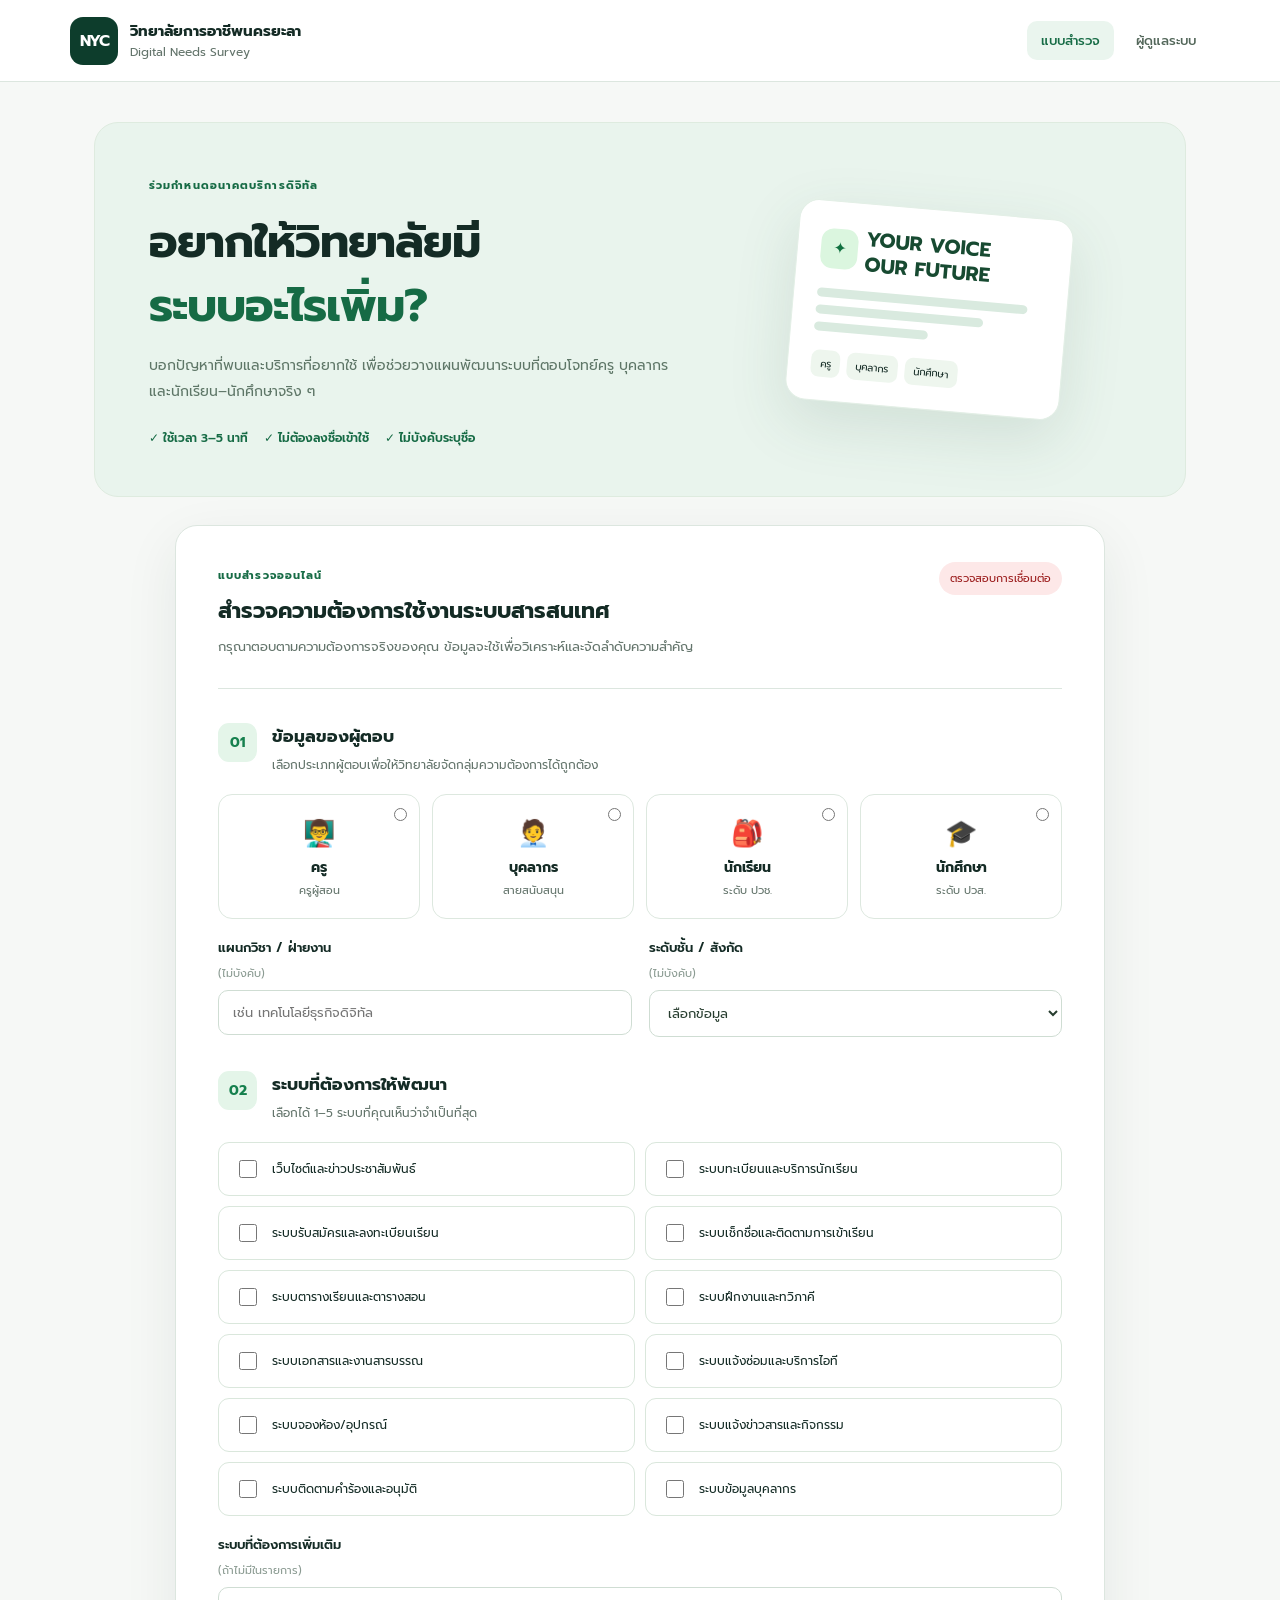
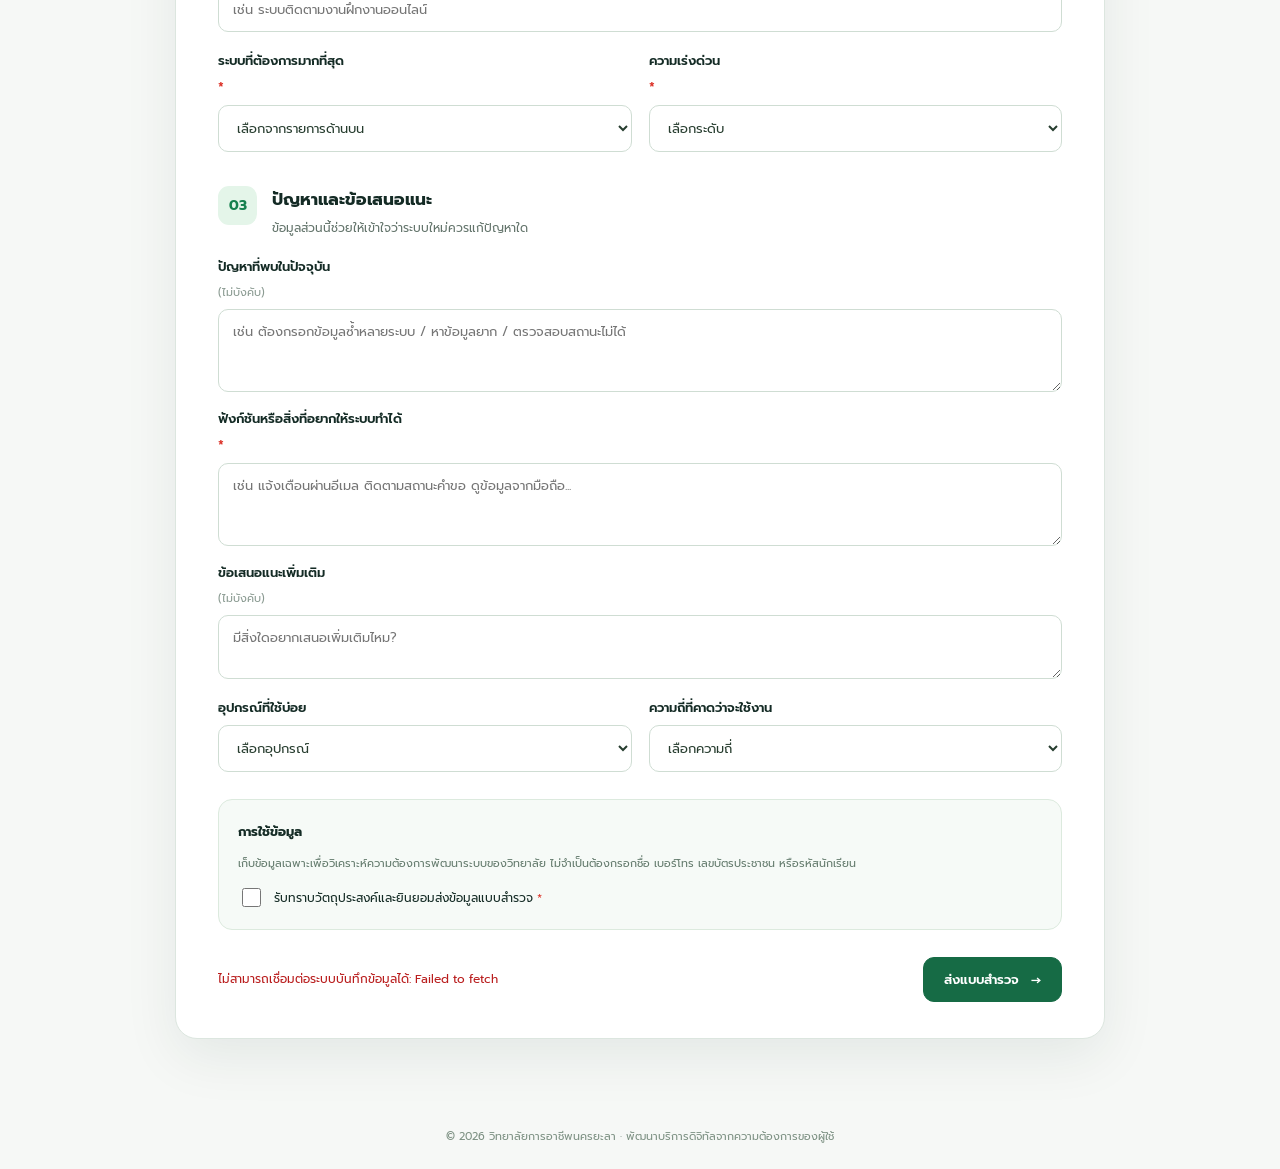
<file: docs/index.html>
<!doctype html><html lang="th"><head><meta charset="utf-8"><meta name="viewport" content="width=device-width,initial-scale=1"><meta name="color-scheme" content="light"><meta name="theme-color" content="#14532d"><title>แบบสำรวจความต้องการระบบสารสนเทศ | NYC</title><meta name="description" content="สำรวจความต้องการพัฒนาระบบสารสนเทศ สำหรับครู บุคลากร นักเรียน นักศึกษา วิทยาลัยการอาชีพนครยะลา"><link rel="stylesheet" href="style.css"><script defer src="config.js"></script><script defer src="app.js"></script></head><body><header class="mast"><a class="brand" href="index.html"><span class="brandmark">NYC</span><span><strong>วิทยาลัยการอาชีพนครยะลา</strong><small>Digital Needs Survey</small></span></a><nav aria-label="เมนูหลัก"><a class="active" href="index.html">แบบสำรวจ</a><a href="admin.html">ผู้ดูแลระบบ</a></nav></header><main class="shell"><section class="hero"><div class="hero-copy"><span class="eyebrow">ร่วมกำหนดอนาคตบริการดิจิทัล</span><h1>อยากให้วิทยาลัยมี<br><em>ระบบอะไรเพิ่ม?</em></h1><p>บอกปัญหาที่พบและบริการที่อยากใช้ เพื่อช่วยวางแผนพัฒนาระบบที่ตอบโจทย์ครู บุคลากร และนักเรียน–นักศึกษาจริง ๆ</p><div class="hero-points"><span>✓ ใช้เวลา 3–5 นาที</span><span>✓ ไม่ต้องลงชื่อเข้าใช้</span><span>✓ ไม่บังคับระบุชื่อ</span></div></div><div class="hero-art" aria-hidden="true"><div class="panel-art"><span class="art-icon">✦</span><strong>YOUR VOICE<br>OUR FUTURE</strong><span class="mini-line"></span><span class="mini-line medium"></span><span class="mini-line short"></span><div class="art-pills"><span>ครู</span><span>บุคลากร</span><span>นักศึกษา</span></div></div></div></section><section class="form-shell"><div class="form-heading"><div><span class="eyebrow">แบบสำรวจออนไลน์</span><h2 id="survey-title">สำรวจความต้องการใช้งานระบบสารสนเทศ</h2><p id="survey-desc">กรุณาตอบตามความต้องการจริงของคุณ ข้อมูลจะใช้เพื่อวิเคราะห์และจัดลำดับความสำคัญ</p></div><span class="status" id="open-indicator">กำลังเชื่อมต่อ...</span></div><div id="closed-note" class="notice" hidden>ขณะนี้ปิดรับคำตอบแบบสำรวจแล้ว ขอบคุณที่ให้ความสนใจ</div><form id="survey" novalidate><div class="section-title"><span>01</span><div><h3>ข้อมูลของผู้ตอบ</h3><p>เลือกประเภทผู้ตอบเพื่อให้วิทยาลัยจัดกลุ่มความต้องการได้ถูกต้อง</p></div></div><fieldset class="role-grid"><legend class="sr-only">ประเภทผู้ตอบ</legend><label class="role-card"><input type="radio" name="role" value="ครู" required><span class="emoji">👨‍🏫</span><strong>ครู</strong><small>ครูผู้สอน</small></label><label class="role-card"><input type="radio" name="role" value="บุคลากร"><span class="emoji">🧑‍💼</span><strong>บุคลากร</strong><small>สายสนับสนุน</small></label><label class="role-card"><input type="radio" name="role" value="นักเรียน"><span class="emoji">🎒</span><strong>นักเรียน</strong><small>ระดับ ปวช.</small></label><label class="role-card"><input type="radio" name="role" value="นักศึกษา"><span class="emoji">🎓</span><strong>นักศึกษา</strong><small>ระดับ ปวส.</small></label></fieldset><div class="fields two"><label class="field">แผนกวิชา / ฝ่ายงาน <span class="optional">(ไม่บังคับ)</span><input type="text" name="department" maxlength="100" placeholder="เช่น เทคโนโลยีธุรกิจดิจิทัล"></label><label class="field">ระดับชั้น / สังกัด <span class="optional">(ไม่บังคับ)</span><select name="level"><option value="">เลือกข้อมูล</option><option>ปวช.1</option><option>ปวช.2</option><option>ปวช.3</option><option>ปวส.1</option><option>ปวส.2</option><option>ครูผู้สอน</option><option>บุคลากรสายสนับสนุน</option><option>อื่น ๆ</option></select></label></div><div class="section-title"><span>02</span><div><h3>ระบบที่ต้องการให้พัฒนา</h3><p>เลือกได้ 1–5 ระบบที่คุณเห็นว่าจำเป็นที่สุด</p></div></div><div class="check-grid" id="systems"></div><div class="fields"><label class="field">ระบบที่ต้องการเพิ่มเติม <span class="optional">(ถ้าไม่มีในรายการ)</span><input type="text" name="other_system" maxlength="120" placeholder="เช่น ระบบติดตามงานฝึกงานออนไลน์"></label></div><div class="fields two"><label class="field">ระบบที่ต้องการมากที่สุด <span class="required">*</span><select name="top_system" required><option value="">เลือกจากรายการด้านบน</option></select></label><label class="field">ความเร่งด่วน <span class="required">*</span><select name="priority" required><option value="">เลือกระดับ</option><option value="เร่งด่วนมาก">เร่งด่วนมาก</option><option value="ปานกลาง">ปานกลาง</option><option value="ยังไม่เร่งด่วน">ยังไม่เร่งด่วน</option></select></label></div><div class="section-title"><span>03</span><div><h3>ปัญหาและข้อเสนอแนะ</h3><p>ข้อมูลส่วนนี้ช่วยให้เข้าใจว่าระบบใหม่ควรแก้ปัญหาใด</p></div></div><div class="fields"><label class="field">ปัญหาที่พบในปัจจุบัน <span class="optional">(ไม่บังคับ)</span><textarea name="problem" maxlength="1200" rows="3" placeholder="เช่น ต้องกรอกข้อมูลซ้ำหลายระบบ / หาข้อมูลยาก / ตรวจสอบสถานะไม่ได้"></textarea></label><label class="field">ฟังก์ชันหรือสิ่งที่อยากให้ระบบทำได้ <span class="required">*</span><textarea name="features" maxlength="1200" rows="3" required placeholder="เช่น แจ้งเตือนผ่านอีเมล ติดตามสถานะคำขอ ดูข้อมูลจากมือถือ..."></textarea></label><label class="field">ข้อเสนอแนะเพิ่มเติม <span class="optional">(ไม่บังคับ)</span><textarea name="suggestions" maxlength="1200" rows="2" placeholder="มีสิ่งใดอยากเสนอเพิ่มเติมไหม?"></textarea></label></div><div class="fields two"><label class="field">อุปกรณ์ที่ใช้บ่อย<select name="device"><option value="">เลือกอุปกรณ์</option><option>สมาร์ตโฟน</option><option>คอมพิวเตอร์</option><option>แท็บเล็ต</option><option>ใช้หลายอุปกรณ์</option></select></label><label class="field">ความถี่ที่คาดว่าจะใช้งาน<select name="frequency"><option value="">เลือกความถี่</option><option>ทุกวัน</option><option>หลายครั้งต่อสัปดาห์</option><option>สัปดาห์ละครั้ง</option><option>นาน ๆ ครั้ง</option></select></label></div><div class="privacy"><strong>การใช้ข้อมูล</strong><p>เก็บข้อมูลเฉพาะเพื่อวิเคราะห์ความต้องการพัฒนาระบบของวิทยาลัย ไม่จำเป็นต้องกรอกชื่อ เบอร์โทร เลขบัตรประชาชน หรือรหัสนักเรียน</p><label class="consent"><input type="checkbox" name="consent" required><span>รับทราบวัตถุประสงค์และยินยอมส่งข้อมูลแบบสำรวจ <span class="required">*</span></span></label></div><div class="honey" aria-hidden="true"><label>Leave this blank<input name="website" tabindex="-1" autocomplete="off"></label></div><div class="submit-row"><div id="message" role="status" aria-live="polite"></div><button id="submit" class="btn primary" type="submit">ส่งแบบสำรวจ <span>→</span></button></div></form><div id="success-screen" class="success-screen" hidden><div class="success-emoji">✓</div><h2>ขอบคุณสำหรับความคิดเห็น!</h2><p>บันทึกคำตอบของคุณเรียบร้อยแล้ว ข้อมูลนี้จะช่วยวิทยาลัยวางแผนพัฒนาระบบสารสนเทศ</p><button type="button" class="btn ghost" id="new-response">กรอกคำตอบใหม่</button></div></section></main><footer>© <span id="year"></span> วิทยาลัยการอาชีพนครยะลา · พัฒนาบริการดิจิทัลจากความต้องการของผู้ใช้</footer></body></html>
</file>
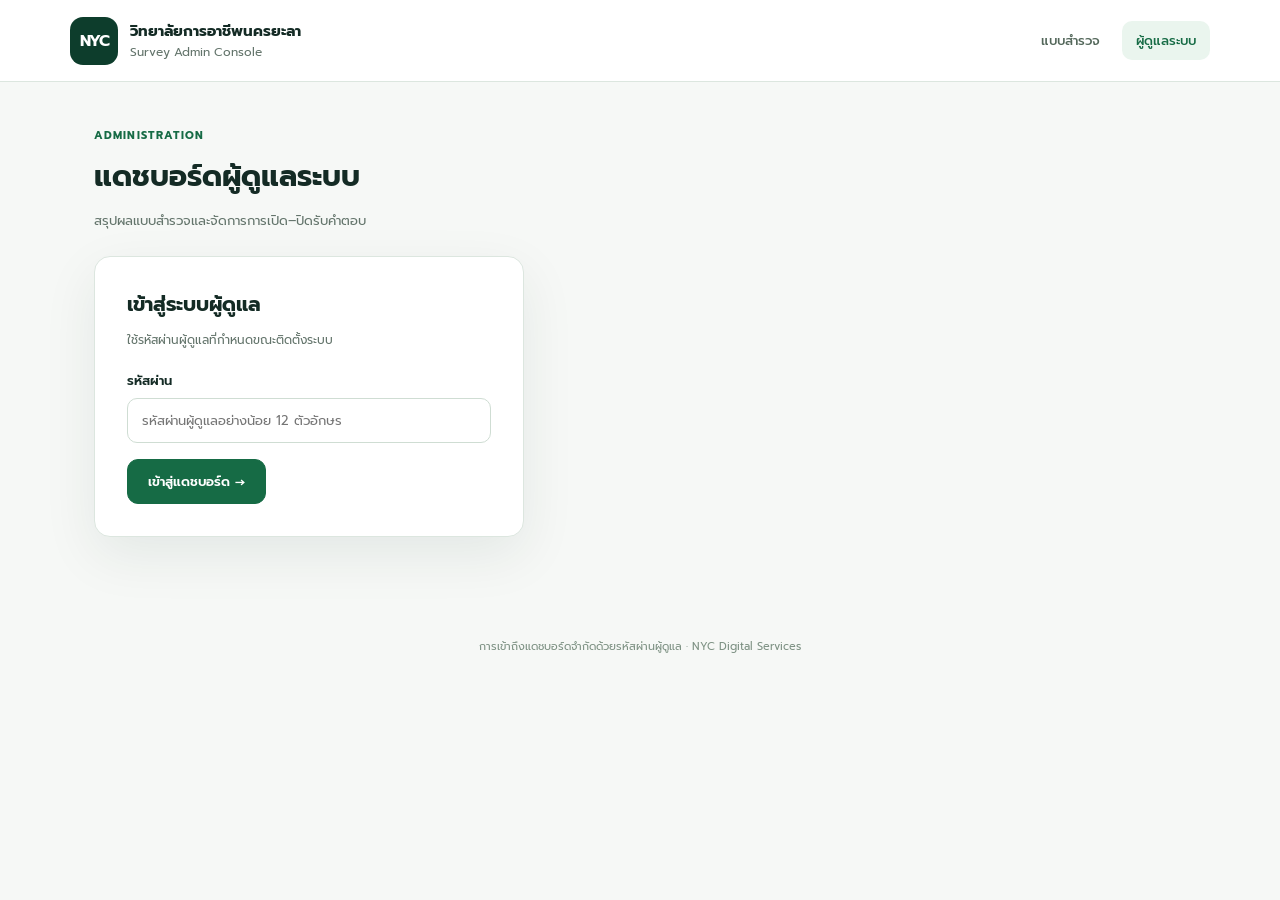
<file: docs/admin.html>
<!doctype html><html lang="th"><head><meta charset="utf-8"><meta name="viewport" content="width=device-width,initial-scale=1"><meta name="theme-color" content="#14532d"><title>แดชบอร์ดผู้ดูแล | NYC Needs Survey</title><link rel="stylesheet" href="style.css"><script defer src="config.js"></script><script defer src="admin.js"></script></head><body><header class="mast"><a class="brand" href="index.html"><span class="brandmark">NYC</span><span><strong>วิทยาลัยการอาชีพนครยะลา</strong><small>Survey Admin Console</small></span></a><nav><a href="index.html">แบบสำรวจ</a><a class="active" href="admin.html">ผู้ดูแลระบบ</a></nav></header><main class="shell admin-shell"><section class="intro"><span class="eyebrow">Administration</span><h1>แดชบอร์ดผู้ดูแลระบบ</h1><p>สรุปผลแบบสำรวจและจัดการการเปิด–ปิดรับคำตอบ</p></section><section id="login" class="admin-login"><h2>เข้าสู่ระบบผู้ดูแล</h2><p>ใช้รหัสผ่านผู้ดูแลที่กำหนดขณะติดตั้งระบบ</p><label class="field">รหัสผ่าน<input id="admin-password" type="password" autocomplete="current-password" placeholder="รหัสผ่านผู้ดูแลอย่างน้อย 12 ตัวอักษร"></label><button class="btn primary" id="login-btn">เข้าสู่แดชบอร์ด →</button><div id="login-status" role="status" aria-live="polite"></div></section><section id="dashboard" hidden><div class="dashboard-top"><h2>ภาพรวมผลสำรวจ</h2><div class="toolbar"><button id="refresh" class="btn ghost">↻ รีเฟรช</button><button id="csv" class="btn ghost">↓ ส่งออก CSV</button><button id="logout" class="btn ghost">ออกจากระบบ</button></div></div><div class="kpis" id="kpis"></div><div class="dash-grid"><section class="dash-card"><h3>ระบบที่มีผู้เลือกมากที่สุด</h3><div id="rank" class="rank-list"></div></section><section class="dash-card"><h3>สัดส่วนประเภทผู้ตอบ</h3><div id="roles-breakdown" class="role-breakdown"></div></section></div><section class="dash-card settings-card"><div><h3>ตั้งค่าแบบสำรวจ</h3><p class="help">กำหนดชื่อ คำอธิบาย และสถานะการเปิดรับคำตอบ</p></div><div class="fields"><label class="toggle"><input id="is-open" type="checkbox"><span>เปิดรับแบบสำรวจ</span></label><label class="field">ชื่อแบบสำรวจ<input id="setting-title" maxlength="120"></label><label class="field">คำอธิบาย<textarea id="setting-description" maxlength="400" rows="2"></textarea></label><label class="field">รายการระบบที่ต้องการสำรวจ (หนึ่งรายการต่อหนึ่งบรรทัด)<textarea id="setting-systems" rows="8" maxlength="4500" placeholder="ระบุชื่อระบบ บรรทัดละหนึ่งรายการ"></textarea></label></div><button class="btn primary" id="save-settings">บันทึกการตั้งค่า</button><span id="settings-message" role="status"></span></section><section class="dash-card"><div class="dashboard-top"><h3>ข้อมูลคำตอบล่าสุด</h3><label class="search-label">ค้นหา <input id="search" type="search" placeholder="ค้นหาในคำตอบ..."></label></div><div class="table-scroll"><table id="results"><thead></thead><tbody></tbody></table></div><p class="help">แดชบอร์ดแสดงคำตอบล่าสุดไม่เกิน 500 รายการ สามารถส่งออกข้อมูลทั้งหมดผ่าน Google Sheets ของเจ้าของระบบ</p></section><section class="dash-card"><h3>จัดเตรียมไฟล์นำเข้าผู้ใช้ A–W</h3><p>สำหรับไฟล์ข้อมูลผู้ใช้ 23 คอลัมน์ตามตัวอย่าง Excel ที่ให้มา ใช้เครื่องมือแยกต่างหาก ข้อมูลส่วนบุคคลจะประมวลผลภายในเบราว์เซอร์ ไม่ถูกส่งไปยังแบบสำรวจ</p><a class="btn ghost inline-btn" href="user-import.html">เปิดเครื่องมือจัดเตรียมข้อมูล A–W →</a></section></section><p id="dash-status" role="status" aria-live="polite"></p></main><footer>การเข้าถึงแดชบอร์ดจำกัดด้วยรหัสผ่านผู้ดูแล · NYC Digital Services</footer></body></html>
</file>
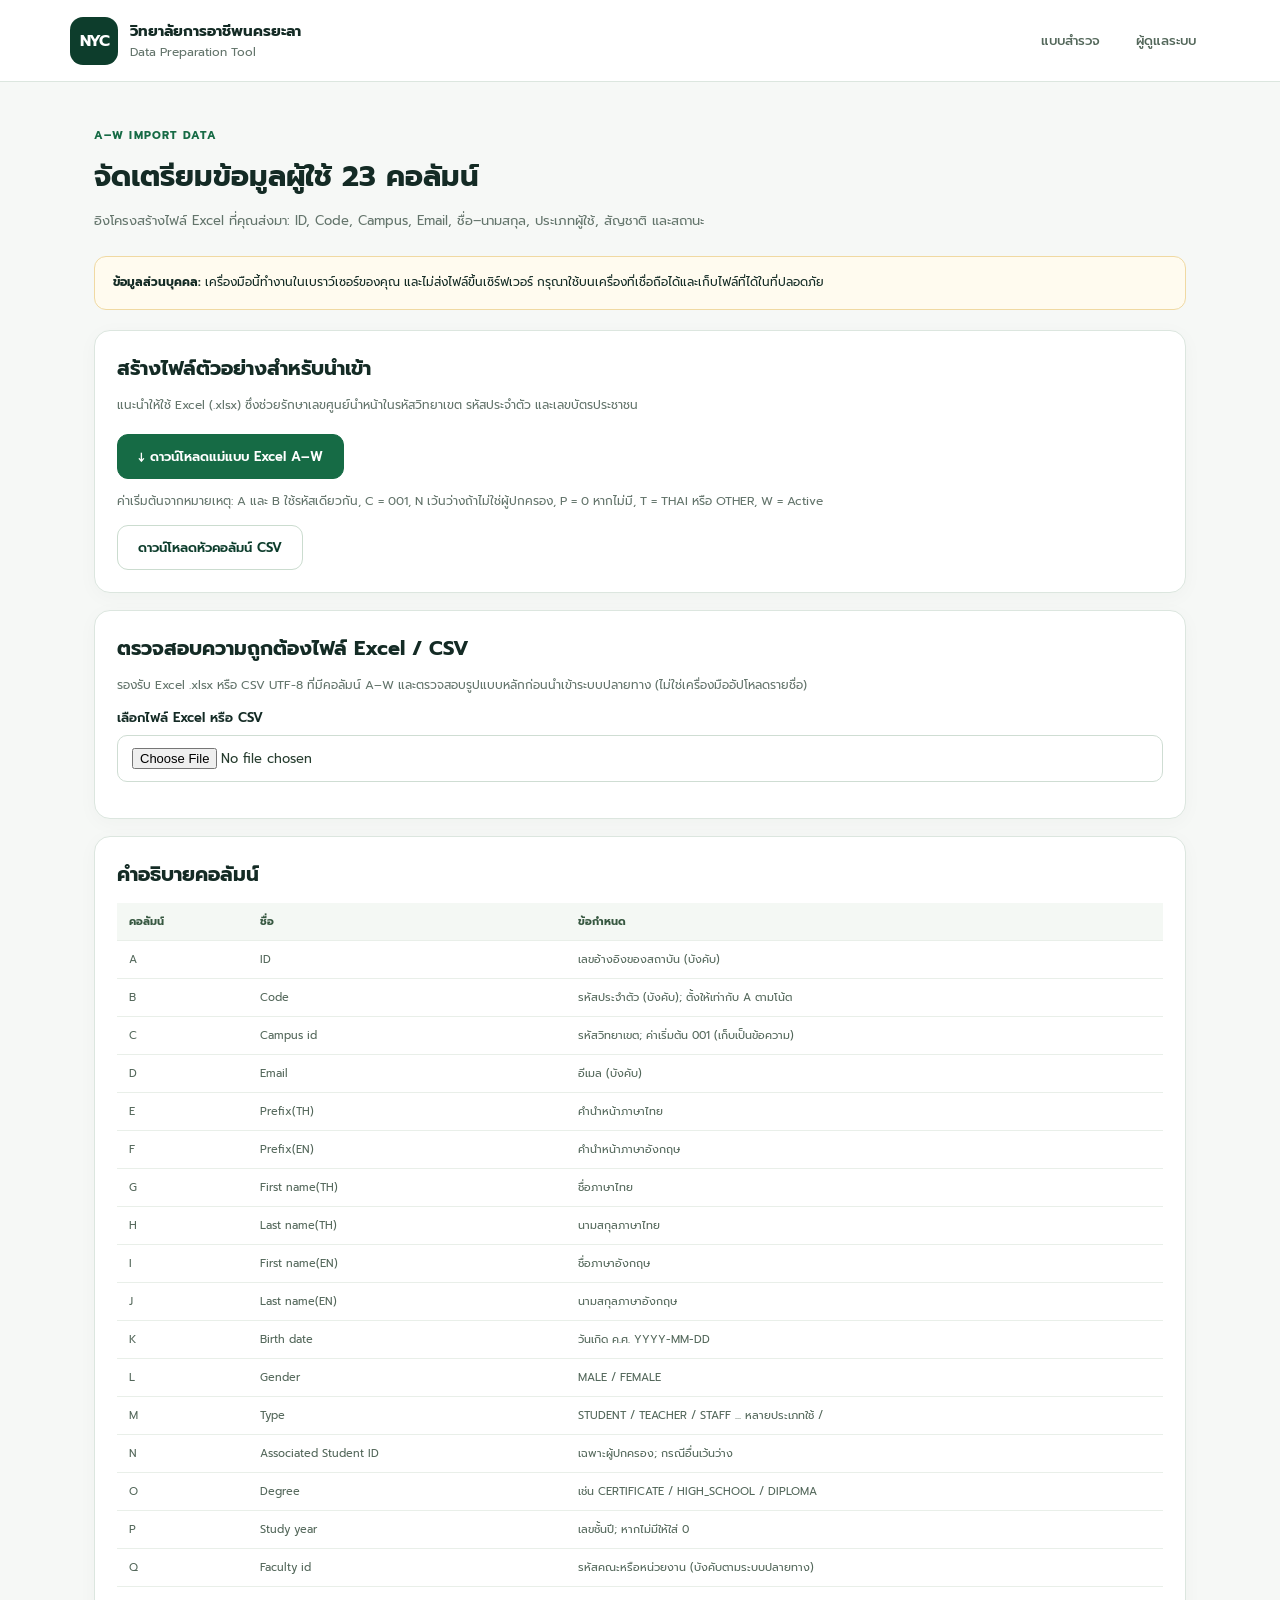
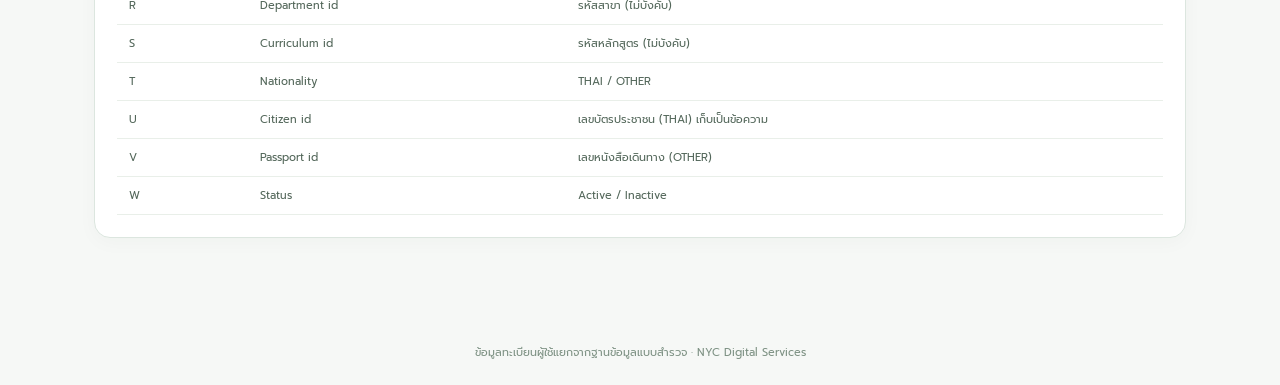
<file: docs/user-import.html>
<!doctype html><html lang="th"><head><meta charset="utf-8"><meta name="viewport" content="width=device-width,initial-scale=1"><title>เครื่องมือจัดเตรียมข้อมูล A–W | NYC</title><link rel="stylesheet" href="style.css"><script defer src="import.js"></script></head><body><header class="mast"><a class="brand" href="index.html"><span class="brandmark">NYC</span><span><strong>วิทยาลัยการอาชีพนครยะลา</strong><small>Data Preparation Tool</small></span></a><nav><a href="index.html">แบบสำรวจ</a><a href="admin.html">ผู้ดูแลระบบ</a></nav></header><main class="shell admin-shell"><section class="intro"><span class="eyebrow">A–W Import Data</span><h1>จัดเตรียมข้อมูลผู้ใช้ 23 คอลัมน์</h1><p>อิงโครงสร้างไฟล์ Excel ที่คุณส่งมา: ID, Code, Campus, Email, ชื่อ–นามสกุล, ประเภทผู้ใช้, สัญชาติ และสถานะ</p></section><div class="notice warn"><strong>ข้อมูลส่วนบุคคล:</strong> เครื่องมือนี้ทำงานในเบราว์เซอร์ของคุณ และไม่ส่งไฟล์ขึ้นเซิร์ฟเวอร์ กรุณาใช้บนเครื่องที่เชื่อถือได้และเก็บไฟล์ที่ได้ในที่ปลอดภัย</div><section class="dash-card"><h2>สร้างไฟล์ตัวอย่างสำหรับนำเข้า</h2><p class="help">แนะนำให้ใช้ Excel (.xlsx) ซึ่งช่วยรักษาเลขศูนย์นำหน้าในรหัสวิทยาเขต รหัสประจำตัว และเลขบัตรประชาชน</p><a class="btn primary inline-btn" href="user_import_template.xlsx" download>↓ ดาวน์โหลดแม่แบบ Excel A–W</a><p class="help">ค่าเริ่มต้นจากหมายเหตุ: A และ B ใช้รหัสเดียวกัน, C = 001, N เว้นว่างถ้าไม่ใช่ผู้ปกครอง, P = 0 หากไม่มี, T = THAI หรือ OTHER, W = Active</p><button class="btn ghost" id="template-btn">ดาวน์โหลดหัวคอลัมน์ CSV</button></section><section class="dash-card"><h2>ตรวจสอบความถูกต้องไฟล์ Excel / CSV</h2><p>รองรับ Excel .xlsx หรือ CSV UTF-8 ที่มีคอลัมน์ A–W และตรวจสอบรูปแบบหลักก่อนนำเข้าระบบปลายทาง (ไม่ใช่เครื่องมืออัปโหลดรายชื่อ)</p><label class="field">เลือกไฟล์ Excel หรือ CSV<input id="csv-file" type="file" accept=".xlsx,.csv,text/csv,application/vnd.openxmlformats-officedocument.spreadsheetml.sheet"></label><div id="import-status" role="status"></div><div class="table-scroll"><table id="validation"><thead></thead><tbody></tbody></table></div></section><section class="dash-card"><h2>คำอธิบายคอลัมน์</h2><div class="table-scroll"><table id="columns"><thead><tr><th>คอลัมน์</th><th>ชื่อ</th><th>ข้อกำหนด</th></tr></thead><tbody></tbody></table></div></section></main><footer>ข้อมูลทะเบียนผู้ใช้แยกจากฐานข้อมูลแบบสำรวจ · NYC Digital Services</footer></body></html>
</file>
<file: docs/style.css>
@import url('https://fonts.googleapis.com/css2?family=Prompt:wght@400;500;600;700&display=swap');
:root{font-family:Prompt,'Segoe UI',sans-serif;color:#142b25;background:#f6f8f6;font-synthesis:none;--green:#166b45;--dark:#0d3d2c;--muted:#63746b;--line:#dce6df;--shadow:0 18px 54px rgba(17,54,39,.08)}*{box-sizing:border-box}body{margin:0}button,input,textarea,select{font:inherit}button{cursor:pointer}a{color:inherit;text-decoration:none}[hidden]{display:none!important}.sr-only{position:absolute;width:1px;height:1px;overflow:hidden;clip:rect(0,0,0,0)}.mast{height:82px;background:white;border-bottom:1px solid var(--line);display:flex;align-items:center;justify-content:space-between;padding:0 max(24px,calc((100vw - 1140px)/2));gap:20px}.brand{display:flex;gap:12px;align-items:center;min-width:0}.brandmark{width:48px;height:48px;border-radius:13px;display:grid;place-items:center;background:var(--dark);color:#fff;font-weight:700;letter-spacing:-1px;font-size:16px}.brand strong{display:block;font-size:15px;line-height:1.5}.brand small{display:block;color:var(--muted);font-size:12px}.mast nav{display:flex;gap:8px}.mast nav a{font-size:13px;font-weight:500;padding:10px 14px;border-radius:10px;color:#53675a;white-space:nowrap}.mast nav a.active,.mast nav a:hover{background:#eaf5ee;color:var(--green)}.shell{max-width:1140px;margin:auto;padding:40px 24px 65px}.hero{background:#e9f4ed;border-radius:24px;padding:49px 54px;display:grid;grid-template-columns:1.35fr 1fr;gap:35px;align-items:center;overflow:hidden;min-height:310px;border:1px solid #deebdf}.eyebrow{text-transform:uppercase;letter-spacing:1.1px;font-size:11px;color:var(--green);font-weight:700}.hero h1{font-size:clamp(29px,4vw,46px);line-height:1.4;letter-spacing:-1px;margin:14px 0}.hero h1 em{color:var(--green);font-style:normal}.hero p{color:#5e7667;max-width:520px;margin:0;font-size:14px;line-height:1.9}.hero-points{margin-top:23px;display:flex;gap:16px;flex-wrap:wrap;font-size:12px;color:var(--green);font-weight:600}.hero-art{display:flex;align-items:center;justify-content:center;height:220px}.panel-art{width:275px;background:#fff;border-radius:20px;box-shadow:0 20px 60px #33644922;padding:23px;transform:rotate(5deg);border:1px solid #e3efe6}.art-icon{background:#dbf6df;border-radius:12px;padding:8px 12px;color:#117140;margin-right:8px}.panel-art strong{font-size:20px;line-height:1.25;display:inline-block;vertical-align:middle;color:#174a31}.mini-line{display:block;height:9px;border-radius:8px;background:#d9eadf;margin-top:14px;width:93%}.mini-line.medium{width:74%;margin-top:8px}.mini-line.short{width:50%;margin-top:8px}.art-pills{display:flex;gap:7px;margin-top:19px}.art-pills span{font-size:10px;padding:6px 9px;border-radius:8px;background:#eef6ee}.form-shell{max-width:930px;margin:28px auto 0;background:white;border:1px solid var(--line);border-radius:22px;box-shadow:var(--shadow);padding:36px 42px}.form-heading{display:flex;justify-content:space-between;align-items:flex-start;gap:20px;border-bottom:1px solid var(--line);padding-bottom:30px}.form-heading h2{font-size:22px;margin:8px 0}.form-heading p{color:var(--muted);font-size:13px;line-height:1.8;margin:0}.status{font-size:11px;background:#f1f5f3;padding:8px 11px;border-radius:50px;white-space:nowrap;color:#63746b}.status.on{background:#ddf6e6;color:#126538}.status.off{background:#fde8e8;color:#9b1c1c}.section-title{display:flex;align-items:start;gap:15px;margin:34px 0 20px}.section-title>span{min-width:39px;height:39px;border-radius:11px;background:#e4f5e9;color:#16804e;display:grid;place-items:center;font-size:14px;font-weight:700}.section-title h3{margin:0;font-size:17px}.section-title p{font-size:12px;color:var(--muted);margin:7px 0 0}.role-grid{display:grid;grid-template-columns:repeat(4,1fr);border:0;padding:0;margin:0;gap:12px}.role-card{position:relative;display:flex;flex-direction:column;align-items:center;justify-content:center;text-align:center;gap:4px;border:1.5px solid #dde8df;border-radius:14px;padding:19px 10px;cursor:pointer;transition:.15s;background:white}.role-card:hover{border-color:#a0c9ac;background:#f8fcf9}.role-card:has(input:checked){border-color:var(--green);background:#effaf2;box-shadow:0 0 0 1px var(--green)}.role-card input{position:absolute;top:10px;right:9px;accent-color:var(--green)}.role-card .emoji{font-size:26px}.role-card strong{font-size:14px}.role-card small{font-size:11px;color:var(--muted)}.fields{display:grid;gap:17px;margin-top:19px}.fields.two{grid-template-columns:repeat(2,1fr)}.field{display:flex;flex-direction:column;gap:8px;font-size:13px;font-weight:600}.field input,.field select,.field textarea,.search-label input{background:#fff;width:100%;border:1px solid #cfddd3;border-radius:10px;padding:12px 14px;color:#273d2f;outline:0;min-height:45px;font-size:13px;font-weight:400}.field textarea{resize:vertical}.field input:focus,.field select:focus,.field textarea:focus,.search-label input:focus{border-color:#249160;box-shadow:0 0 0 3px #24916018}.optional{color:#8b9b92;font-size:11px;font-weight:400}.required{color:#dc352b}.check-grid{display:grid;grid-template-columns:repeat(2,1fr);gap:10px}.check-item{display:flex;gap:12px;padding:14px 16px;border:1px solid #dae7dc;border-radius:11px;font-size:12px;line-height:1.5;cursor:pointer;align-items:center}.check-item:hover{background:#f8fbf8}.check-item:has(input:checked){background:#f0faf3;border-color:#409565}.check-item input{width:18px;height:18px;accent-color:var(--green);flex-shrink:0}.privacy{background:#f6faf7;border:1px solid #dceade;border-radius:14px;padding:19px;margin:27px 0}.privacy strong{font-size:13px}.privacy p{font-size:11px;color:#647b6d;line-height:1.8}.consent{font-size:12px;display:flex;align-items:center;gap:10px}.consent input,.toggle input{accent-color:var(--green);width:19px;height:19px}.honey{position:absolute;left:-9999px;height:1px;overflow:hidden}.submit-row{display:flex;justify-content:space-between;gap:20px;align-items:center}.btn{border-radius:11px;border:1px solid #cbdccf;padding:12px 20px;font-size:13px;font-weight:600;background:white;display:inline-flex;align-items:center;justify-content:center;gap:12px;white-space:nowrap}.btn.primary{color:#fff;background:var(--green);border-color:var(--green)}.btn.primary:hover{background:#0d5435}.btn.ghost{background:white;color:var(--dark)}.btn:disabled{opacity:.55;cursor:not-allowed}.notice{padding:15px 18px;border-radius:12px;background:#f1f7f3;border:1px solid #b4dec4;font-size:12px;line-height:1.8;margin:20px 0}.notice.warn{border-color:#f0d9a2;background:#fffbef}.success-screen{text-align:center;padding:60px 20px}.success-screen p{font-size:14px;color:var(--muted)}.success-emoji{background:#e3f8e9;color:var(--green);font-size:42px;width:84px;height:84px;border-radius:50%;margin:auto;display:grid;place-items:center}#message,.help,#dash-status,#login-status,#import-status,#settings-message{font-size:12px;color:#63746b;line-height:1.8}.error{color:#b91c1c!important}.success{color:#067444!important}footer{text-align:center;font-size:11px;color:#7d9183;padding:24px}.admin-shell{max-width:1140px}.intro{margin-bottom:26px}.intro h1{font-size:29px;margin:8px 0}.intro p{font-size:13px;color:var(--muted)}.admin-login{background:white;border-radius:16px;border:1px solid var(--line);padding:32px;max-width:430px;box-shadow:var(--shadow)}.admin-login h2{margin:0;font-size:20px}.admin-login p{color:var(--muted);font-size:12px}.admin-login .field{margin:22px 0 16px}.dashboard-top{display:flex;justify-content:space-between;align-items:center;gap:16px;flex-wrap:wrap}.dashboard-top h2,.dashboard-top h3{margin:0}.toolbar{display:flex;gap:8px;flex-wrap:wrap}.kpis{display:grid;grid-template-columns:repeat(5,1fr);gap:13px;margin:23px 0}.kpi,.dash-card{background:#fff;border:1px solid var(--line);border-radius:16px;padding:22px}.kpi strong{font-size:30px;color:var(--green);display:block}.kpi small{font-size:12px;color:var(--muted)}.dash-grid{display:grid;grid-template-columns:1.4fr 1fr;gap:17px}.dash-card{margin:0 0 17px;box-shadow:0 4px 20px #153a2408}.dash-card h3{margin:0 0 16px;font-size:17px}.dash-card h2{margin:0 0 12px;font-size:20px}.dash-card p{font-size:12px;color:var(--muted);line-height:1.8}.rank{display:grid;grid-template-columns:minmax(110px,1fr) 2fr 36px;gap:10px;align-items:center;font-size:11px;margin:12px 0}.bar-track{height:9px;border-radius:20px;background:#e8f1eb;overflow:hidden}.bar{height:9px;background:#32996e;border-radius:20px}.role-breakdown>div{display:flex;justify-content:space-between;border-bottom:1px solid #eaf1eb;padding:13px 0;font-size:12px}.settings-card{margin-top:0}.toggle{display:flex;gap:10px;align-items:center;font-size:13px;font-weight:600}.table-scroll{overflow:auto;margin-top:14px}table{width:100%;border-collapse:collapse;font-size:11px;min-width:700px}th,td{text-align:left;padding:10px 12px;border-bottom:1px solid #e9efe9;vertical-align:top;white-space:nowrap;max-width:300px;overflow:hidden;text-overflow:ellipsis}th{background:#f4f8f4;color:#375841;position:sticky;top:0}td{color:#53675a}.search-label{font-size:12px}.search-label input{max-width:190px;margin-left:7px}.inline-btn{margin-top:6px}@media(max-width:850px){.hero{grid-template-columns:1fr;padding:32px}.hero-art{display:none}.form-shell{padding:26px}.kpis{grid-template-columns:repeat(3,1fr)}.dash-grid{grid-template-columns:1fr}.mast{padding:0 20px}}@media(max-width:560px){.mast{height:auto;min-height:76px;padding:12px 16px;gap:10px}.brand strong{font-size:12px}.brand small{font-size:10px}.brandmark{width:39px;height:39px;font-size:13px}.mast nav{gap:3px}.mast nav a{padding:7px;font-size:11px}.shell{padding:20px 12px}.hero{padding:28px 22px;border-radius:17px}.hero h1{font-size:29px}.form-shell{margin-top:14px;padding:20px 16px}.form-heading{display:block}.form-heading .status{display:inline-block;margin-top:12px}.role-grid{grid-template-columns:repeat(2,1fr)}.check-grid,.fields.two{grid-template-columns:1fr}.submit-row{flex-direction:column;align-items:stretch}.submit-row .btn{width:100%}.kpis{grid-template-columns:repeat(2,1fr)}.dashboard-top{display:block}.toolbar{margin:13px 0}.dash-card{padding:16px}.rank{grid-template-columns:1fr 90px 24px}.intro h1{font-size:22px}}
</file>
